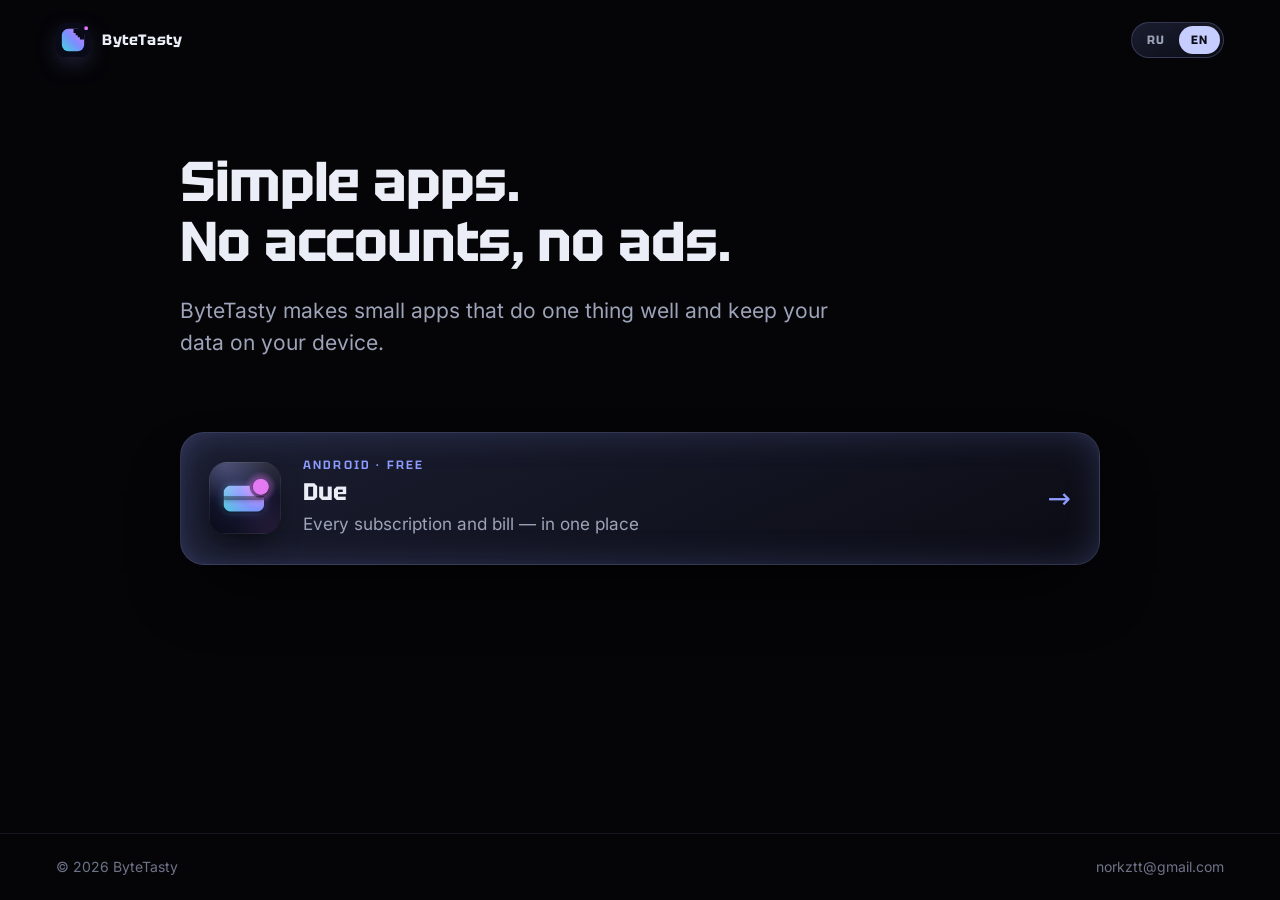
<file: index.html>
<!doctype html>
<html lang="ru">
<head>
<meta charset="utf-8">
<meta name="viewport" content="width=device-width, initial-scale=1">
<meta name="theme-color" content="#050508">
<meta name="description" content="ByteTasty — простые приложения без аккаунтов и рекламы. Данные остаются у вас.">
<title>ByteTasty</title>
<link rel="icon" href="favicon.svg" type="image/svg+xml">
<link rel="stylesheet" href="site.css">
<script>(function(){var l=null;try{l=localStorage.getItem('bt.lang');}catch(e){}if(!l){l=((navigator.language||'ru').slice(0,2)==='ru')?'ru':'en';}document.documentElement.setAttribute('data-lang',l);document.documentElement.lang=l;})();</script>
</head>
<body>
<div class="glow" aria-hidden="true"></div>
<header class="top">
  <a class="brand" href="index.html"><svg class="nmark" viewBox="0 0 64 64" aria-hidden="true"><defs><linearGradient id="btg" gradientUnits="userSpaceOnUse" x1="8" y1="56" x2="56" y2="8"><stop offset="0" stop-color="#38E1D4"/><stop offset=".5" stop-color="#7E8CFF"/><stop offset="1" stop-color="#E479F4"/></linearGradient><mask id="btm"><rect width="64" height="64" fill="#fff"/><polygon points="33,11 53,11 53,31 45,31 45,27 41,27 41,23 37,23 37,19 33,19" fill="#000"/></mask></defs><rect width="64" height="64" rx="16" fill="#0A0B18"/><g mask="url(#btm)"><rect x="11" y="11" width="42" height="42" rx="12" fill="url(#btg)"/></g><rect x="53.5" y="6.5" width="6.5" height="6.5" rx="1.8" fill="#E479F4"/></svg><span>ByteTasty</span></a>
  <div class="lang" role="group" aria-label="Language">
    <button type="button" data-set="ru">RU</button><button type="button" data-set="en">EN</button>
  </div>
</header>
<main class="wrap">

<section class="hero">
  <div class="L" lang="ru">
    <h1>Простые приложения.<br>Без аккаунтов и&nbsp;рекламы.</h1>
    <p class="lead">ByteTasty делает маленькие приложения, которые делают одно дело хорошо и хранят данные только у вас.</p>
  </div>
  <div class="L" lang="en">
    <h1>Simple apps.<br>No accounts, no&nbsp;ads.</h1>
    <p class="lead">ByteTasty makes small apps that do one thing well and keep your data on your device.</p>
  </div>
</section>
<section class="apps">
  <a class="card app" href="due/index.html">
    <img src="due/icon.png" alt="" width="72" height="72">
    <div>
      <div class="eyebrow"><span class="L" lang="ru">Android · бесплатно</span><span class="L" lang="en">Android · free</span></div>
      <h2>Due</h2>
      <p><span class="L" lang="ru">Все подписки и платежи — в одном месте</span><span class="L" lang="en">Every subscription and bill — in one place</span></p>
    </div>
    <span class="arrow" aria-hidden="true">→</span>
  </a>
</section>
</main>
<footer class="foot">
  <span>© 2026 ByteTasty</span>
  <a href="mailto:norkztt@gmail.com">norkztt@gmail.com</a>
</footer>
<script>
document.querySelectorAll('.lang button').forEach(function(b){b.addEventListener('click',function(){var l=b.dataset.set;document.documentElement.setAttribute('data-lang',l);document.documentElement.lang=l;try{localStorage.setItem('bt.lang',l);}catch(e){}});});
</script>
</body>
</html>
</file>
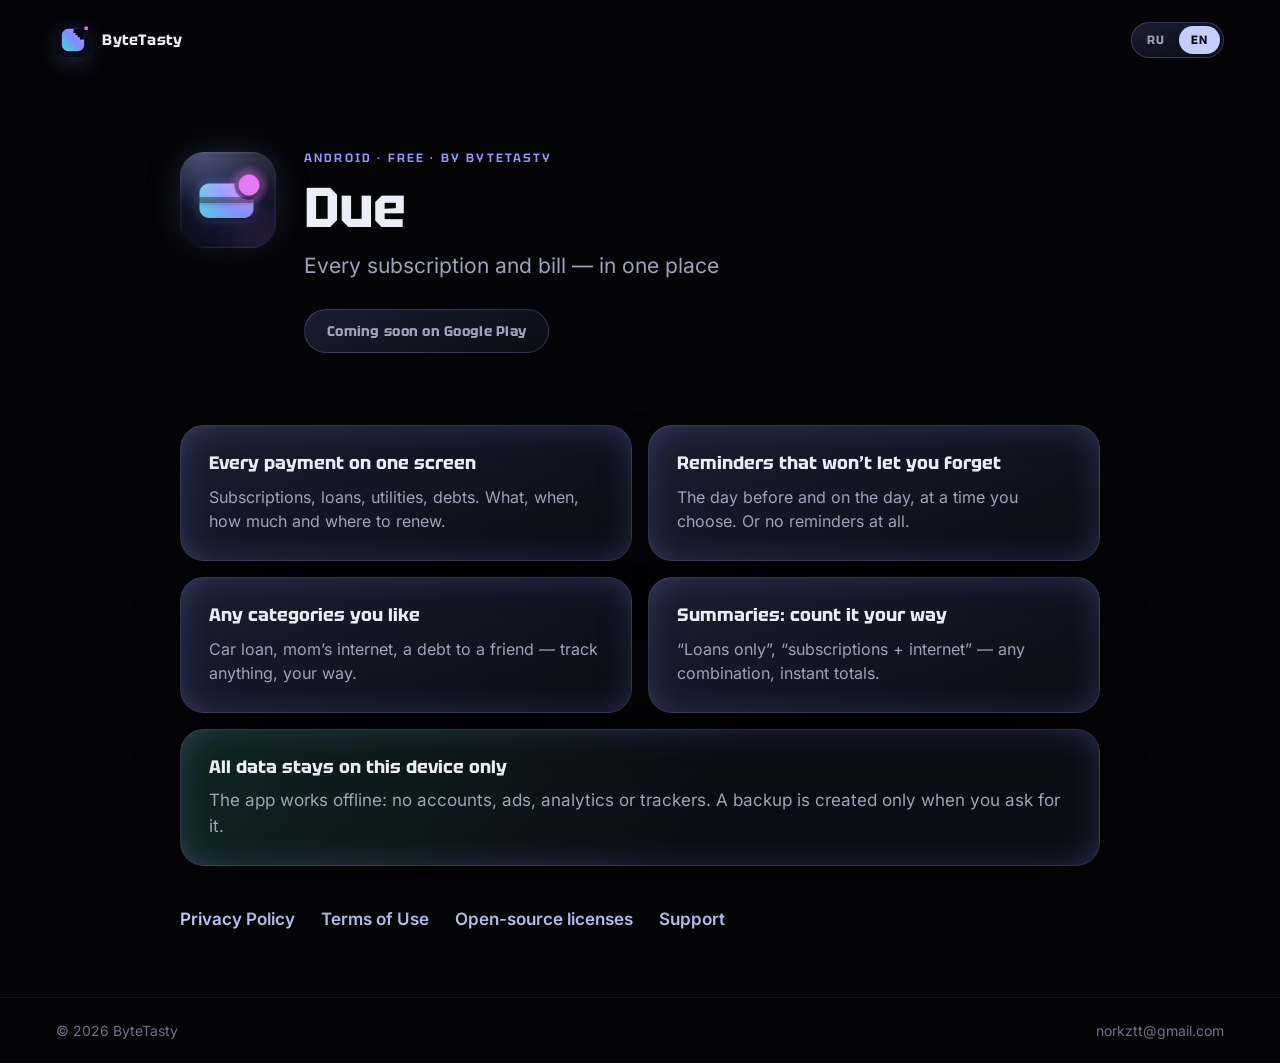
<file: due/index.html>
<!doctype html>
<html lang="ru">
<head>
<meta charset="utf-8">
<meta name="viewport" content="width=device-width, initial-scale=1">
<meta name="theme-color" content="#050508">
<meta name="description" content="Due — все платежи и подписки в одном месте. Напоминания, сводки, данные только на устройстве. От студии ByteTasty.">
<title>Due — платежи и подписки</title>
<link rel="icon" href="../favicon.svg" type="image/svg+xml">
<link rel="stylesheet" href="../site.css">
<script>(function(){var l=null;try{l=localStorage.getItem('bt.lang');}catch(e){}if(!l){l=((navigator.language||'ru').slice(0,2)==='ru')?'ru':'en';}document.documentElement.setAttribute('data-lang',l);document.documentElement.lang=l;})();</script>
</head>
<body>
<div class="glow" aria-hidden="true"></div>
<header class="top">
  <a class="brand" href="../index.html"><svg class="nmark" viewBox="0 0 64 64" aria-hidden="true"><defs><linearGradient id="btg" gradientUnits="userSpaceOnUse" x1="8" y1="56" x2="56" y2="8"><stop offset="0" stop-color="#38E1D4"/><stop offset=".5" stop-color="#7E8CFF"/><stop offset="1" stop-color="#E479F4"/></linearGradient><mask id="btm"><rect width="64" height="64" fill="#fff"/><polygon points="33,11 53,11 53,31 45,31 45,27 41,27 41,23 37,23 37,19 33,19" fill="#000"/></mask></defs><rect width="64" height="64" rx="16" fill="#0A0B18"/><g mask="url(#btm)"><rect x="11" y="11" width="42" height="42" rx="12" fill="url(#btg)"/></g><rect x="53.5" y="6.5" width="6.5" height="6.5" rx="1.8" fill="#E479F4"/></svg><span>ByteTasty</span></a>
  <div class="lang" role="group" aria-label="Language">
    <button type="button" data-set="ru">RU</button><button type="button" data-set="en">EN</button>
  </div>
</header>
<main class="wrap">

<section class="hero app-hero">
  <img class="icon" src="icon.png" alt="" width="96" height="96">
  <div class="L" lang="ru">
    <div class="eyebrow">Android · бесплатно · от ByteTasty</div>
    <h1>Due</h1>
    <p class="lead">Все подписки и платежи — в одном месте</p>
    <div class="cta"><span class="btn soon">Скоро в Google Play</span></div>
  </div>
  <div class="L" lang="en">
    <div class="eyebrow">Android · free · by ByteTasty</div>
    <h1>Due</h1>
    <p class="lead">Every subscription and bill — in one place</p>
    <div class="cta"><span class="btn soon">Coming soon on Google Play</span></div>
  </div>
</section>
<section class="grid">
  <div class="L" lang="ru"><div class="card f"><h3>Все платежи — на одном экране</h3><p>Подписки, кредиты, ЖКХ, долги. Что, когда, сколько и где продлевать.</p></div>
<div class="card f"><h3>Напоминания, которые не дают забыть</h3><p>За день до оплаты и в день оплаты, в удобное для тебя время. А можно и без напоминаний.</p></div>
<div class="card f"><h3>Любые свои категории</h3><p>Кредит за авто, мамин интернет, долг другу — учитывай всё и как угодно.</p></div>
<div class="card f"><h3>Сводки: считай как хочешь</h3><p>«Только кредиты», «подписки + интернет» — любые комбинации с мгновенным итогом.</p></div></div>
  <div class="L" lang="en"><div class="card f"><h3>Every payment on one screen</h3><p>Subscriptions, loans, utilities, debts. What, when, how much and where to renew.</p></div>
<div class="card f"><h3>Reminders that won’t let you forget</h3><p>The day before and on the day, at a time you choose. Or no reminders at all.</p></div>
<div class="card f"><h3>Any categories you like</h3><p>Car loan, mom’s internet, a debt to a friend — track anything, your way.</p></div>
<div class="card f"><h3>Summaries: count it your way</h3><p>“Loans only”, “subscriptions + internet” — any combination, instant totals.</p></div></div>
</section>
<section class="card note">
  <div class="L" lang="ru"><h3>Все данные хранятся только на этом устройстве</h3><p>Приложение работает без интернета: нет аккаунтов, рекламы, аналитики и трекеров. Резервная копия создаётся только по вашей команде.</p></div>
  <div class="L" lang="en"><h3>All data stays on this device only</h3><p>The app works offline: no accounts, ads, analytics or trackers. A backup is created only when you ask for it.</p></div>
</section>
<section class="links">
  <a href="privacy.html"><span class="L" lang="ru">Политика конфиденциальности</span><span class="L" lang="en">Privacy Policy</span></a>
  <a href="terms.html"><span class="L" lang="ru">Пользовательское соглашение</span><span class="L" lang="en">Terms of Use</span></a>
  <a href="licenses.html"><span class="L" lang="ru">Лицензии открытого ПО</span><span class="L" lang="en">Open-source licenses</span></a>
  <a href="mailto:norkztt@gmail.com"><span class="L" lang="ru">Поддержка</span><span class="L" lang="en">Support</span></a>
</section>
</main>
<footer class="foot">
  <span>© 2026 ByteTasty</span>
  <a href="mailto:norkztt@gmail.com">norkztt@gmail.com</a>
</footer>
<script>
document.querySelectorAll('.lang button').forEach(function(b){b.addEventListener('click',function(){var l=b.dataset.set;document.documentElement.setAttribute('data-lang',l);document.documentElement.lang=l;try{localStorage.setItem('bt.lang',l);}catch(e){}});});
</script>
</body>
</html>
</file>
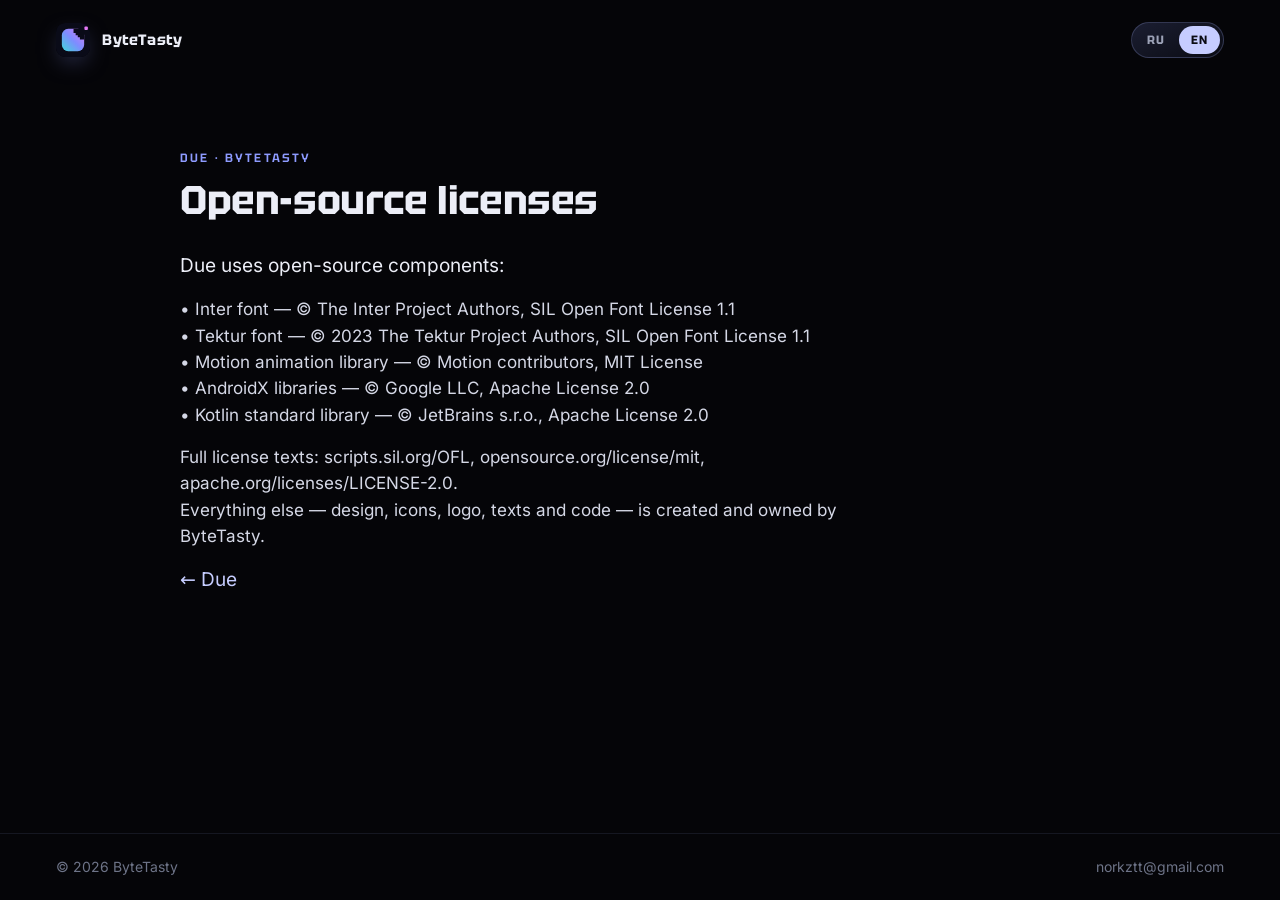
<file: due/licenses.html>
<!doctype html>
<html lang="ru">
<head>
<meta charset="utf-8">
<meta name="viewport" content="width=device-width, initial-scale=1">
<meta name="theme-color" content="#050508">
<meta name="description" content="Due: Лицензии открытого ПО.">
<title>Due — Лицензии открытого ПО / Open-source licenses</title>
<link rel="icon" href="../favicon.svg" type="image/svg+xml">
<link rel="stylesheet" href="../site.css">
<script>(function(){var l=null;try{l=localStorage.getItem('bt.lang');}catch(e){}if(!l){l=((navigator.language||'ru').slice(0,2)==='ru')?'ru':'en';}document.documentElement.setAttribute('data-lang',l);document.documentElement.lang=l;})();</script>
</head>
<body>
<div class="glow" aria-hidden="true"></div>
<header class="top">
  <a class="brand" href="../index.html"><svg class="nmark" viewBox="0 0 64 64" aria-hidden="true"><defs><linearGradient id="btg" gradientUnits="userSpaceOnUse" x1="8" y1="56" x2="56" y2="8"><stop offset="0" stop-color="#38E1D4"/><stop offset=".5" stop-color="#7E8CFF"/><stop offset="1" stop-color="#E479F4"/></linearGradient><mask id="btm"><rect width="64" height="64" fill="#fff"/><polygon points="33,11 53,11 53,31 45,31 45,27 41,27 41,23 37,23 37,19 33,19" fill="#000"/></mask></defs><rect width="64" height="64" rx="16" fill="#0A0B18"/><g mask="url(#btm)"><rect x="11" y="11" width="42" height="42" rx="12" fill="url(#btg)"/></g><rect x="53.5" y="6.5" width="6.5" height="6.5" rx="1.8" fill="#E479F4"/></svg><span>ByteTasty</span></a>
  <div class="lang" role="group" aria-label="Language">
    <button type="button" data-set="ru">RU</button><button type="button" data-set="en">EN</button>
  </div>
</header>
<main class="wrap">

<article class="doc">
  <div class="L" lang="ru">
    <div class="eyebrow">Due · ByteTasty</div>
    <h1>Лицензии открытого ПО</h1>
    <p>Due использует открытые компоненты:</p>
<p>• Шрифт Inter — © The Inter Project Authors, лицензия SIL Open Font License 1.1<br>• Шрифт Tektur — © 2023 The Tektur Project Authors, лицензия SIL Open Font License 1.1<br>• Библиотека анимаций Motion — © Motion contributors, лицензия MIT<br>• Библиотеки AndroidX — © Google LLC, лицензия Apache License 2.0<br>• Стандартная библиотека Kotlin — © JetBrains s.r.o., лицензия Apache License 2.0</p>
<p>Полные тексты лицензий: scripts.sil.org/OFL, opensource.org/license/mit, apache.org/licenses/LICENSE-2.0.<br>Все остальные элементы приложения — дизайн, значки, логотип, тексты и код — созданы ByteTasty и являются его собственностью.</p>
    
  </div>
  <div class="L" lang="en">
    <div class="eyebrow">Due · ByteTasty</div>
    <h1>Open-source licenses</h1>
    <p>Due uses open-source components:</p>
<p>• Inter font — © The Inter Project Authors, SIL Open Font License 1.1<br>• Tektur font — © 2023 The Tektur Project Authors, SIL Open Font License 1.1<br>• Motion animation library — © Motion contributors, MIT License<br>• AndroidX libraries — © Google LLC, Apache License 2.0<br>• Kotlin standard library — © JetBrains s.r.o., Apache License 2.0</p>
<p>Full license texts: scripts.sil.org/OFL, opensource.org/license/mit, apache.org/licenses/LICENSE-2.0.<br>Everything else — design, icons, logo, texts and code — is created and owned by ByteTasty.</p>
    
  </div>
  <p class="back"><a href="index.html">← Due</a></p>
</article>
</main>
<footer class="foot">
  <span>© 2026 ByteTasty</span>
  <a href="mailto:norkztt@gmail.com">norkztt@gmail.com</a>
</footer>
<script>
document.querySelectorAll('.lang button').forEach(function(b){b.addEventListener('click',function(){var l=b.dataset.set;document.documentElement.setAttribute('data-lang',l);document.documentElement.lang=l;try{localStorage.setItem('bt.lang',l);}catch(e){}});});
</script>
</body>
</html>
</file>
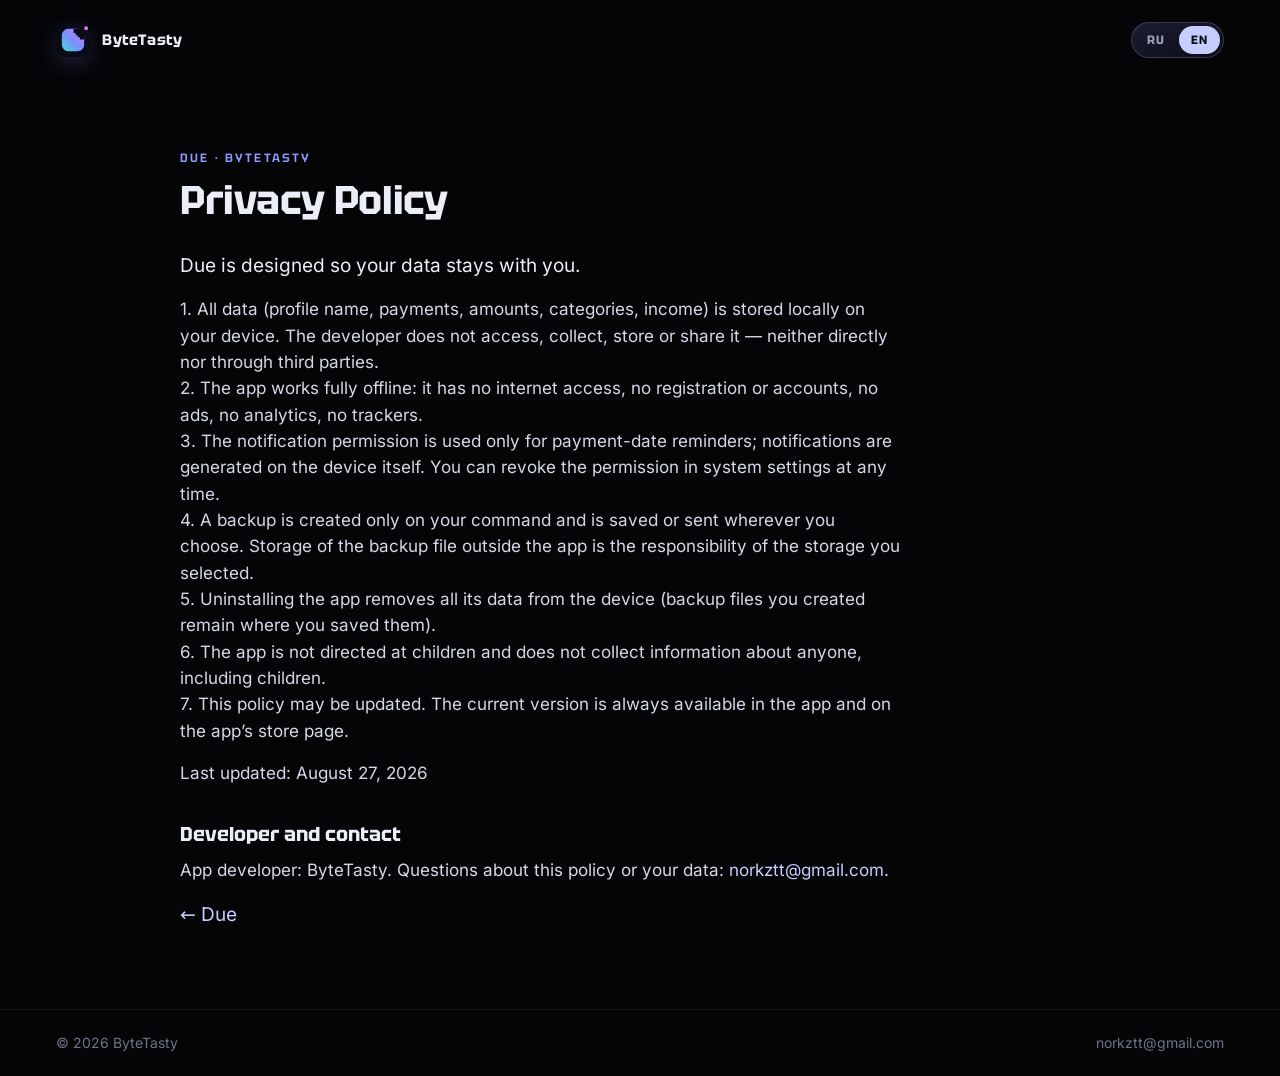
<file: due/privacy.html>
<!doctype html>
<html lang="ru">
<head>
<meta charset="utf-8">
<meta name="viewport" content="width=device-width, initial-scale=1">
<meta name="theme-color" content="#050508">
<meta name="description" content="Due: Политика конфиденциальности.">
<title>Due — Политика конфиденциальности / Privacy Policy</title>
<link rel="icon" href="../favicon.svg" type="image/svg+xml">
<link rel="stylesheet" href="../site.css">
<script>(function(){var l=null;try{l=localStorage.getItem('bt.lang');}catch(e){}if(!l){l=((navigator.language||'ru').slice(0,2)==='ru')?'ru':'en';}document.documentElement.setAttribute('data-lang',l);document.documentElement.lang=l;})();</script>
</head>
<body>
<div class="glow" aria-hidden="true"></div>
<header class="top">
  <a class="brand" href="../index.html"><svg class="nmark" viewBox="0 0 64 64" aria-hidden="true"><defs><linearGradient id="btg" gradientUnits="userSpaceOnUse" x1="8" y1="56" x2="56" y2="8"><stop offset="0" stop-color="#38E1D4"/><stop offset=".5" stop-color="#7E8CFF"/><stop offset="1" stop-color="#E479F4"/></linearGradient><mask id="btm"><rect width="64" height="64" fill="#fff"/><polygon points="33,11 53,11 53,31 45,31 45,27 41,27 41,23 37,23 37,19 33,19" fill="#000"/></mask></defs><rect width="64" height="64" rx="16" fill="#0A0B18"/><g mask="url(#btm)"><rect x="11" y="11" width="42" height="42" rx="12" fill="url(#btg)"/></g><rect x="53.5" y="6.5" width="6.5" height="6.5" rx="1.8" fill="#E479F4"/></svg><span>ByteTasty</span></a>
  <div class="lang" role="group" aria-label="Language">
    <button type="button" data-set="ru">RU</button><button type="button" data-set="en">EN</button>
  </div>
</header>
<main class="wrap">

<article class="doc">
  <div class="L" lang="ru">
    <div class="eyebrow">Due · ByteTasty</div>
    <h1>Политика конфиденциальности</h1>
    <p>Мы спроектировали Due так, чтобы ваши данные оставались только у вас.</p>
<p>1. Все данные (имя профиля, платежи, суммы, категории, доход) хранятся локально на вашем устройстве. Разработчик не получает к ним доступ, не собирает, не хранит и не передаёт их — ни сам, ни через третьих лиц.<br>2. Приложение работает полностью офлайн: у него нет доступа в интернет, нет регистрации и аккаунтов, нет рекламы, аналитики и трекеров.<br>3. Разрешение на уведомления используется только для напоминаний о датах платежей; уведомления формируются на самом устройстве. Разрешение можно отозвать в настройках системы в любой момент.<br>4. Резервная копия создаётся только по вашей команде и сохраняется или отправляется туда, куда вы сами выберете. За хранение файла копии вне приложения отвечает выбранное вами хранилище.<br>5. Удаление приложения удаляет все его данные с устройства (созданные вами файлы резервных копий остаются там, куда вы их сохранили).<br>6. Приложение не предназначено для детей и не собирает сведения о ком бы то ни было, включая детей.<br>7. Политика может обновляться. Актуальная редакция всегда доступна в приложении и на странице приложения в магазине.</p>
<p>Редакция от 27 августа 2026 г.</p>
    <h2>Разработчик и контакты</h2><p>Разработчик приложения: ByteTasty. Вопросы по этой политике и по данным: <a href="mailto:norkztt@gmail.com">norkztt@gmail.com</a>.</p>
  </div>
  <div class="L" lang="en">
    <div class="eyebrow">Due · ByteTasty</div>
    <h1>Privacy Policy</h1>
    <p>Due is designed so your data stays with you.</p>
<p>1. All data (profile name, payments, amounts, categories, income) is stored locally on your device. The developer does not access, collect, store or share it — neither directly nor through third parties.<br>2. The app works fully offline: it has no internet access, no registration or accounts, no ads, no analytics, no trackers.<br>3. The notification permission is used only for payment-date reminders; notifications are generated on the device itself. You can revoke the permission in system settings at any time.<br>4. A backup is created only on your command and is saved or sent wherever you choose. Storage of the backup file outside the app is the responsibility of the storage you selected.<br>5. Uninstalling the app removes all its data from the device (backup files you created remain where you saved them).<br>6. The app is not directed at children and does not collect information about anyone, including children.<br>7. This policy may be updated. The current version is always available in the app and on the app’s store page.</p>
<p>Last updated: August 27, 2026</p>
    <h2>Developer and contact</h2><p>App developer: ByteTasty. Questions about this policy or your data: <a href="mailto:norkztt@gmail.com">norkztt@gmail.com</a>.</p>
  </div>
  <p class="back"><a href="index.html">← Due</a></p>
</article>
</main>
<footer class="foot">
  <span>© 2026 ByteTasty</span>
  <a href="mailto:norkztt@gmail.com">norkztt@gmail.com</a>
</footer>
<script>
document.querySelectorAll('.lang button').forEach(function(b){b.addEventListener('click',function(){var l=b.dataset.set;document.documentElement.setAttribute('data-lang',l);document.documentElement.lang=l;try{localStorage.setItem('bt.lang',l);}catch(e){}});});
</script>
</body>
</html>
</file>
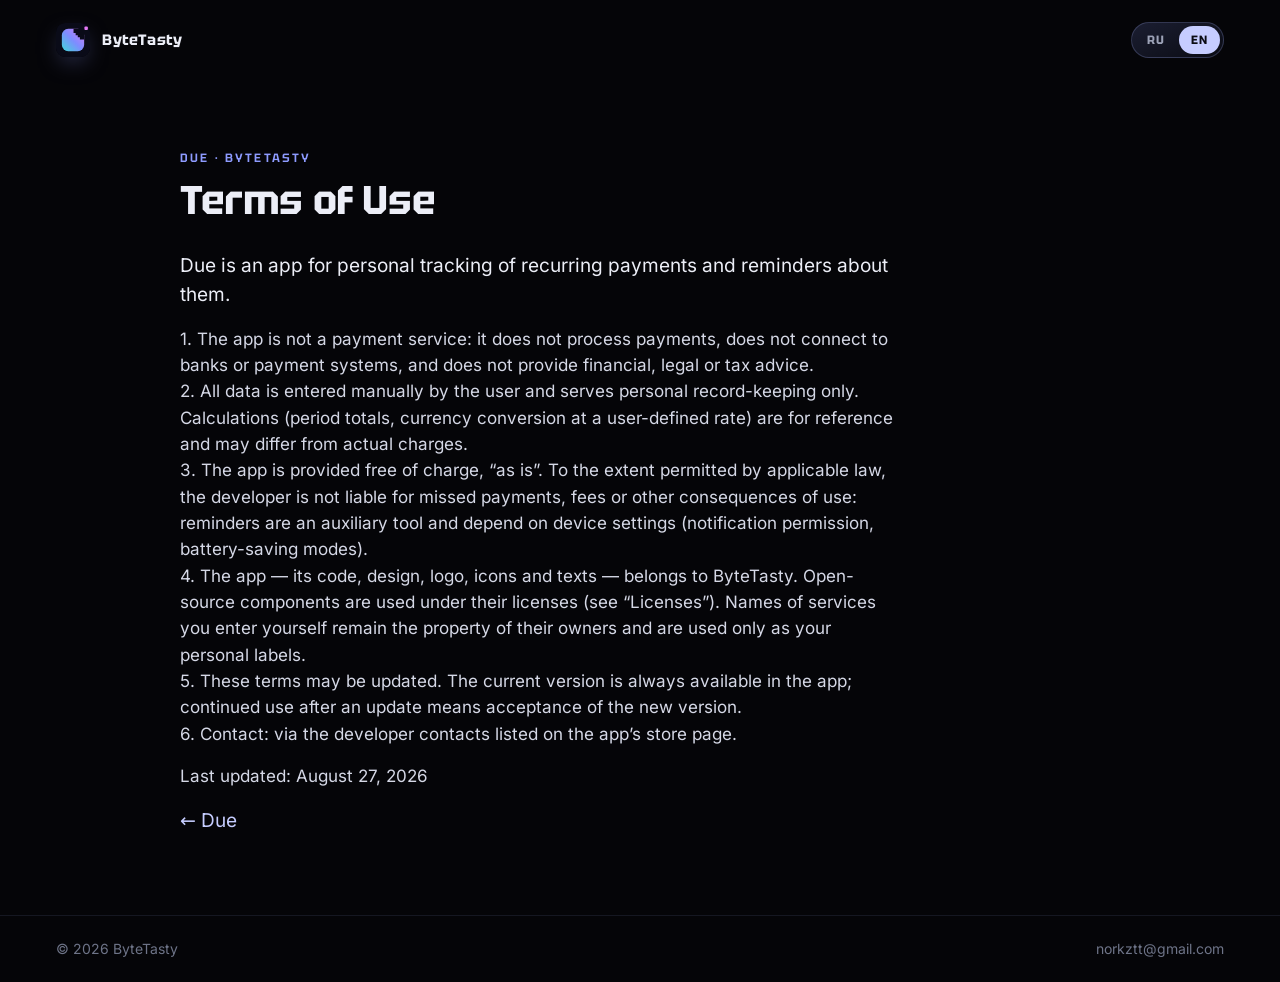
<file: due/terms.html>
<!doctype html>
<html lang="ru">
<head>
<meta charset="utf-8">
<meta name="viewport" content="width=device-width, initial-scale=1">
<meta name="theme-color" content="#050508">
<meta name="description" content="Due: Пользовательское соглашение.">
<title>Due — Пользовательское соглашение / Terms of Use</title>
<link rel="icon" href="../favicon.svg" type="image/svg+xml">
<link rel="stylesheet" href="../site.css">
<script>(function(){var l=null;try{l=localStorage.getItem('bt.lang');}catch(e){}if(!l){l=((navigator.language||'ru').slice(0,2)==='ru')?'ru':'en';}document.documentElement.setAttribute('data-lang',l);document.documentElement.lang=l;})();</script>
</head>
<body>
<div class="glow" aria-hidden="true"></div>
<header class="top">
  <a class="brand" href="../index.html"><svg class="nmark" viewBox="0 0 64 64" aria-hidden="true"><defs><linearGradient id="btg" gradientUnits="userSpaceOnUse" x1="8" y1="56" x2="56" y2="8"><stop offset="0" stop-color="#38E1D4"/><stop offset=".5" stop-color="#7E8CFF"/><stop offset="1" stop-color="#E479F4"/></linearGradient><mask id="btm"><rect width="64" height="64" fill="#fff"/><polygon points="33,11 53,11 53,31 45,31 45,27 41,27 41,23 37,23 37,19 33,19" fill="#000"/></mask></defs><rect width="64" height="64" rx="16" fill="#0A0B18"/><g mask="url(#btm)"><rect x="11" y="11" width="42" height="42" rx="12" fill="url(#btg)"/></g><rect x="53.5" y="6.5" width="6.5" height="6.5" rx="1.8" fill="#E479F4"/></svg><span>ByteTasty</span></a>
  <div class="lang" role="group" aria-label="Language">
    <button type="button" data-set="ru">RU</button><button type="button" data-set="en">EN</button>
  </div>
</header>
<main class="wrap">

<article class="doc">
  <div class="L" lang="ru">
    <div class="eyebrow">Due · ByteTasty</div>
    <h1>Пользовательское соглашение</h1>
    <p>Due — приложение для личного учёта регулярных платежей и напоминаний о них.</p>
<p>1. Приложение не является платёжным сервисом, не проводит платежи, не подключается к банкам и платёжным системам и не даёт финансовых, юридических или налоговых рекомендаций.<br>2. Все данные вводятся пользователем вручную и служат только для личного учёта. Расчёты (суммы за период, пересчёт валют по заданному пользователем курсу) носят справочный характер и могут отличаться от фактических списаний.<br>3. Приложение предоставляется бесплатно и «как есть». В пределах, допускаемых применимым правом, разработчик не отвечает за пропущенные платежи, пени и иные последствия использования: напоминания — вспомогательный инструмент, работа которого зависит от настроек устройства (разрешение на уведомления, режимы энергосбережения).<br>4. Права на приложение — код, дизайн, логотип, значки и тексты — принадлежат ByteTasty. Открытые компоненты используются по их лицензиям (раздел «Лицензии»). Названия сервисов, которые вы вводите сами, остаются собственностью их правообладателей и служат только для вашей личной пометки платежей.<br>5. Условия могут обновляться. Актуальная редакция всегда доступна в приложении; продолжение использования после обновления означает согласие с новой редакцией.<br>6. Обратная связь — через контакты разработчика, указанные на странице приложения в магазине приложений.</p>
<p>Редакция от 27 августа 2026 г.</p>
    
  </div>
  <div class="L" lang="en">
    <div class="eyebrow">Due · ByteTasty</div>
    <h1>Terms of Use</h1>
    <p>Due is an app for personal tracking of recurring payments and reminders about them.</p>
<p>1. The app is not a payment service: it does not process payments, does not connect to banks or payment systems, and does not provide financial, legal or tax advice.<br>2. All data is entered manually by the user and serves personal record-keeping only. Calculations (period totals, currency conversion at a user-defined rate) are for reference and may differ from actual charges.<br>3. The app is provided free of charge, “as is”. To the extent permitted by applicable law, the developer is not liable for missed payments, fees or other consequences of use: reminders are an auxiliary tool and depend on device settings (notification permission, battery-saving modes).<br>4. The app — its code, design, logo, icons and texts — belongs to ByteTasty. Open-source components are used under their licenses (see “Licenses”). Names of services you enter yourself remain the property of their owners and are used only as your personal labels.<br>5. These terms may be updated. The current version is always available in the app; continued use after an update means acceptance of the new version.<br>6. Contact: via the developer contacts listed on the app’s store page.</p>
<p>Last updated: August 27, 2026</p>
    
  </div>
  <p class="back"><a href="index.html">← Due</a></p>
</article>
</main>
<footer class="foot">
  <span>© 2026 ByteTasty</span>
  <a href="mailto:norkztt@gmail.com">norkztt@gmail.com</a>
</footer>
<script>
document.querySelectorAll('.lang button').forEach(function(b){b.addEventListener('click',function(){var l=b.dataset.set;document.documentElement.setAttribute('data-lang',l);document.documentElement.lang=l;try{localStorage.setItem('bt.lang',l);}catch(e){}});});
</script>
</body>
</html>
</file>
<file: site.css>
@font-face { font-family: 'Inter'; font-weight: 100 900; font-display: swap; src: url('fonts/inter-cyr.woff2') format('woff2'); unicode-range: U+0400-045F, U+0490-0491, U+04B0-04B1, U+2116; }
@font-face { font-family: 'Inter'; font-weight: 100 900; font-display: swap; src: url('fonts/inter-lat.woff2') format('woff2'); }
@font-face { font-family: 'Tektur'; font-weight: 400 800; font-display: swap; src: url('fonts/tektur-cyr.woff2') format('woff2'); unicode-range: U+0400-045F, U+0490-0491, U+04B0-04B1, U+2116; }
@font-face { font-family: 'Tektur'; font-weight: 400 800; font-display: swap; src: url('fonts/tektur-lat.woff2') format('woff2'); }

:root {
  --bg: #050508; --ink: #ECEEF7; --mut: #9DA3B8; --dim: #6E7488;
  --acc: #8E9BFF; --accHi: #C6CDFF;
  --glass: linear-gradient(155deg, rgba(34, 38, 62, .76), rgba(15, 17, 28, .62));
  --glass-brd: rgba(168, 184, 255, .22);
  --glass-sh: 0 34px 70px -26px rgba(0, 0, 0, .95), inset 0 0 44px -14px rgba(142, 155, 255, .40);
  --display: 'Tektur', 'Inter', system-ui, sans-serif;
  --body: 'Inter', system-ui, -apple-system, 'Segoe UI', Roboto, sans-serif;
}
* { box-sizing: border-box; }
html { background: var(--bg); color-scheme: dark; }
body { margin: 0; min-height: 100dvh; font: 400 17px/1.55 var(--body); color: var(--ink); background: var(--bg); -webkit-font-smoothing: antialiased; display: flex; flex-direction: column; }
a { color: var(--accHi); text-decoration: none; }
a:hover { text-decoration: underline; text-underline-offset: 3px; }
:focus-visible { outline: 2px solid var(--acc); outline-offset: 3px; border-radius: 6px; }

/* язык: показываем только выбранный */
.L { display: none; }
html[data-lang="ru"] .L[lang="ru"], html[data-lang="en"] .L[lang="en"] { display: block; }
html[data-lang="ru"] span.L[lang="ru"], html[data-lang="en"] span.L[lang="en"] { display: inline; }
html:not([data-lang]) .L[lang="ru"] { display: block; }
html[data-lang="ru"] .lang [data-set="ru"], html[data-lang="en"] .lang [data-set="en"] { color: #0B0C14; background: var(--accHi); }

.glow { position: fixed; inset: 0; z-index: -1; pointer-events: none;
  background:
    radial-gradient(60vmax 44vmax at 8% -6%, rgba(142, 155, 255, .20), transparent 60%),
    radial-gradient(48vmax 40vmax at 104% 96%, rgba(94, 227, 230, .10), transparent 62%),
    radial-gradient(40vmax 34vmax at 80% 30%, rgba(244, 155, 224, .07), transparent 62%); }

.top { display: flex; align-items: center; justify-content: space-between; padding: 22px clamp(20px, 5vw, 56px); }
.brand { display: flex; align-items: center; gap: 12px; color: var(--ink); font: 700 15px/1 var(--display); letter-spacing: .04em; }
.brand:hover { text-decoration: none; }
.nmark { width: 34px; height: 34px; border-radius: 9px; box-shadow: 0 8px 24px -8px rgba(142, 155, 255, .55); }
.lang { display: flex; gap: 2px; padding: 3px; border-radius: 999px; background: var(--glass); border: 1px solid var(--glass-brd); }
.lang button { font: 700 12px/1 var(--display); letter-spacing: .08em; color: var(--mut); background: transparent; border: 0; border-radius: 999px; padding: 8px 12px; cursor: pointer; }

.wrap { flex: 1; width: min(920px, 100% - 2 * clamp(20px, 5vw, 56px)); margin: 0 auto; padding: clamp(28px, 8vh, 96px) 0 64px; }
.hero h1 { font: 700 clamp(30px, 5.4vw, 56px)/1.08 var(--display); letter-spacing: -.02em; margin: 0 0 22px; max-width: 16ch; }
.lead { font-size: clamp(17px, 2vw, 21px); color: var(--mut); max-width: 52ch; margin: 0; }
.eyebrow { font: 600 12px/1 var(--display); letter-spacing: .18em; text-transform: uppercase; color: var(--acc); margin-bottom: 14px; }

.card { background: var(--glass); border: 1px solid var(--glass-brd); border-radius: 24px; box-shadow: var(--glass-sh); padding: 26px 28px; backdrop-filter: blur(18px); }
.apps { margin-top: clamp(40px, 8vh, 80px); }
.card.app { display: grid; grid-template-columns: 72px 1fr auto; gap: 22px; align-items: center; color: var(--ink); transition: transform .25s ease, border-color .25s ease; }
.card.app:hover { text-decoration: none; transform: translateY(-2px); border-color: rgba(198, 205, 255, .45); }
.card.app img { border-radius: 18px; box-shadow: 0 12px 30px -12px rgba(0, 0, 0, .9); }
.card.app h2 { font: 700 24px/1.1 var(--display); margin: 0 0 6px; }
.card.app p { margin: 0; color: var(--mut); }
.card.app .eyebrow { margin-bottom: 8px; }
.arrow { font-size: 28px; color: var(--acc); }

.app-hero { display: grid; grid-template-columns: 96px 1fr; gap: 28px; align-items: start; }
.app-hero .icon { border-radius: 24px; box-shadow: 0 18px 44px -14px rgba(0, 0, 0, .95), 0 0 40px -10px rgba(142, 155, 255, .35); }
.app-hero h1 { margin-bottom: 12px; }
.cta { margin-top: 26px; }
.btn { display: inline-block; padding: 14px 22px; border-radius: 999px; font: 700 14px/1 var(--display); letter-spacing: .02em; }
.btn.soon { color: var(--mut); background: var(--glass); border: 1px solid var(--glass-brd); }

.grid { margin-top: clamp(40px, 8vh, 72px); }
.grid .L { display: none; }
html[data-lang="ru"] .grid .L[lang="ru"], html[data-lang="en"] .grid .L[lang="en"] { display: grid; grid-template-columns: repeat(2, 1fr); gap: 16px; }
.card.f h3 { font: 700 18px/1.25 var(--display); margin: 0 0 10px; }
.card.f p { margin: 0; color: var(--mut); font-size: 16px; }
.note { margin-top: 16px; background: linear-gradient(120deg, rgba(78, 207, 160, .16), rgba(15, 17, 28, .62) 58%); }
.note h3 { font: 700 18px/1.25 var(--display); margin: 0 0 8px; }
.note p { margin: 0; color: var(--mut); }
.links { display: flex; flex-wrap: wrap; gap: 10px 26px; margin-top: 40px; font-weight: 600; }

.doc { max-width: 720px; }
.doc h1 { font: 700 clamp(26px, 4vw, 40px)/1.12 var(--display); letter-spacing: -.01em; margin: 0 0 28px; }
.doc h2 { font: 700 20px/1.25 var(--display); margin: 36px 0 10px; }
.doc p { margin: 0 0 16px; color: #D5D8E6; }
.doc p:first-of-type { font-size: 19px; color: var(--ink); }
.back { margin-top: 40px; }

.foot { display: flex; flex-wrap: wrap; gap: 8px 24px; justify-content: space-between; padding: 22px clamp(20px, 5vw, 56px); color: var(--dim); font-size: 14px; border-top: 1px solid rgba(168, 184, 255, .10); }
.foot a { color: var(--dim); }

@media (max-width: 640px) {
  .card.app { grid-template-columns: 56px 1fr; }
  .card.app img { width: 56px; height: 56px; }
  .arrow { display: none; }
  .app-hero { grid-template-columns: 1fr; gap: 18px; }
  .app-hero .icon { width: 76px; height: 76px; }
  html[data-lang="ru"] .grid .L[lang="ru"], html[data-lang="en"] .grid .L[lang="en"] { grid-template-columns: 1fr; }
  .card { padding: 22px; border-radius: 20px; }
}
@media (prefers-reduced-motion: reduce) { .card.app { transition: none; } }
</file>
